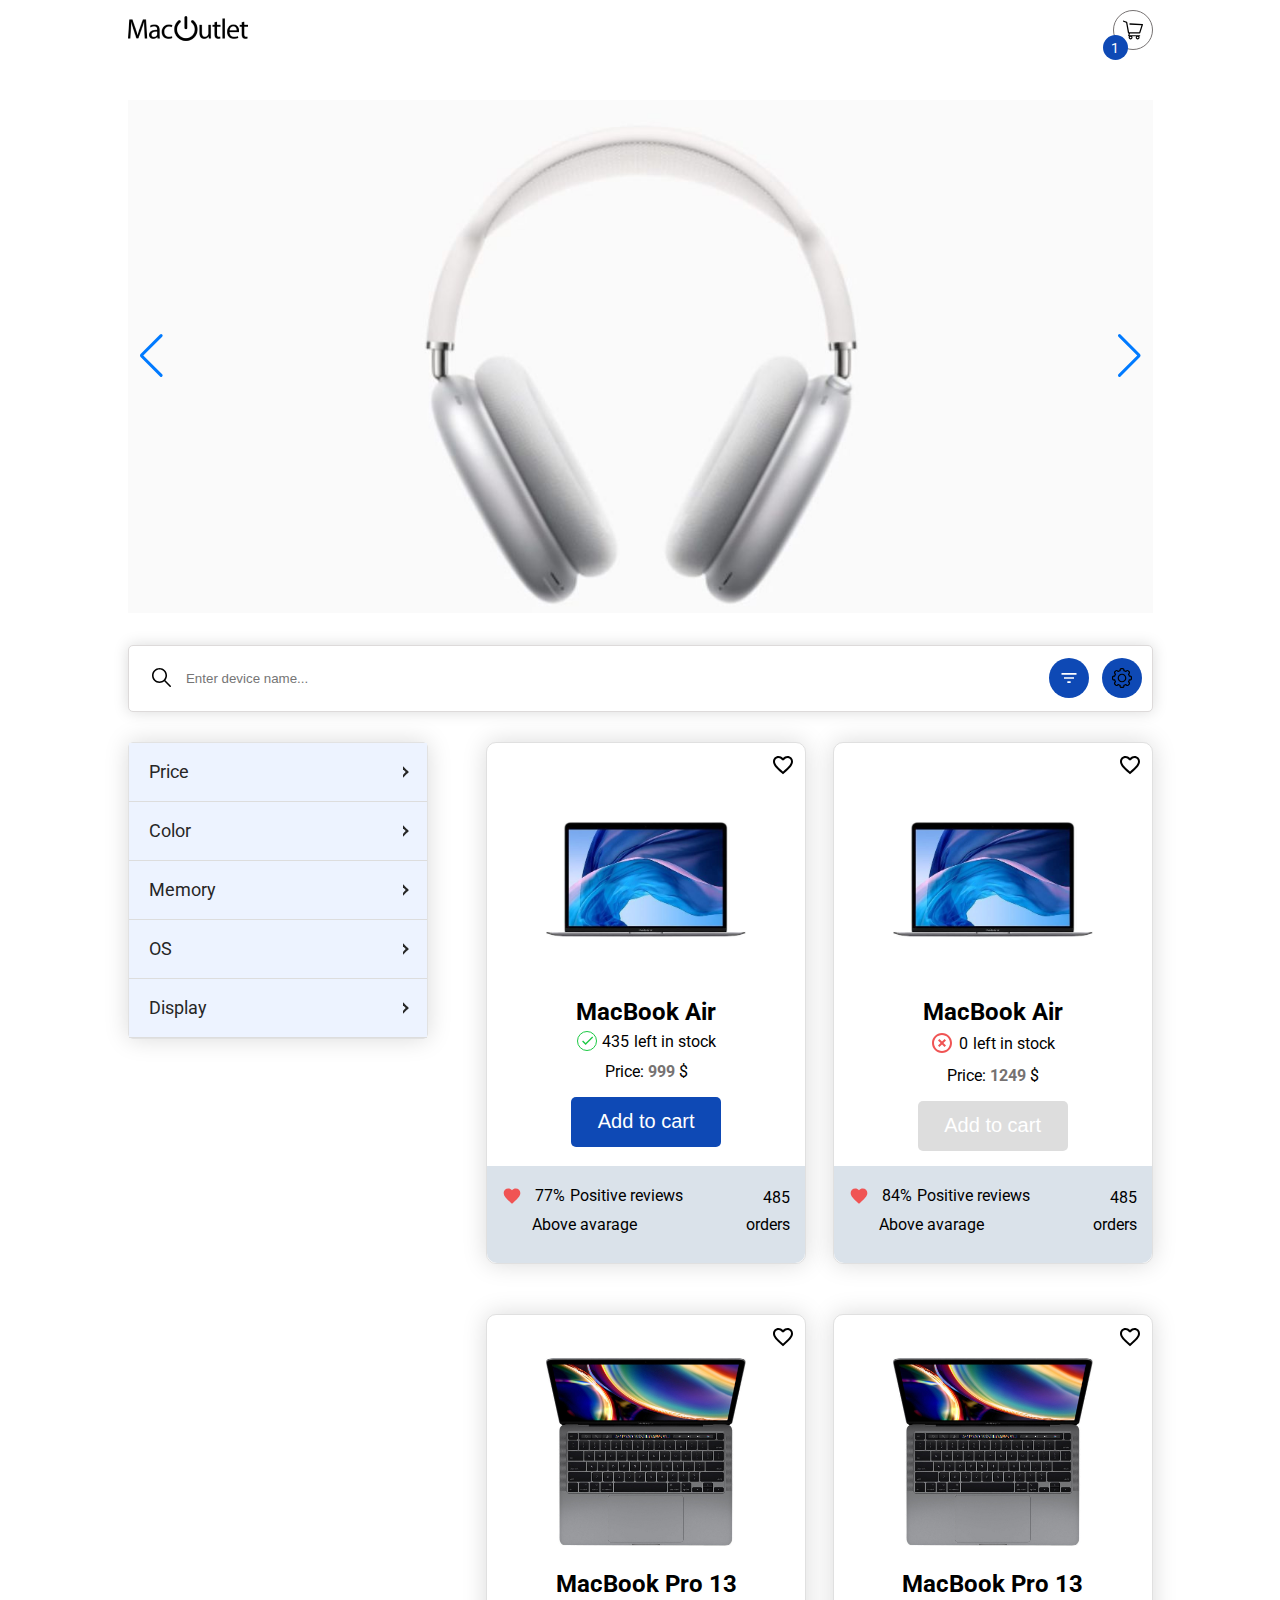
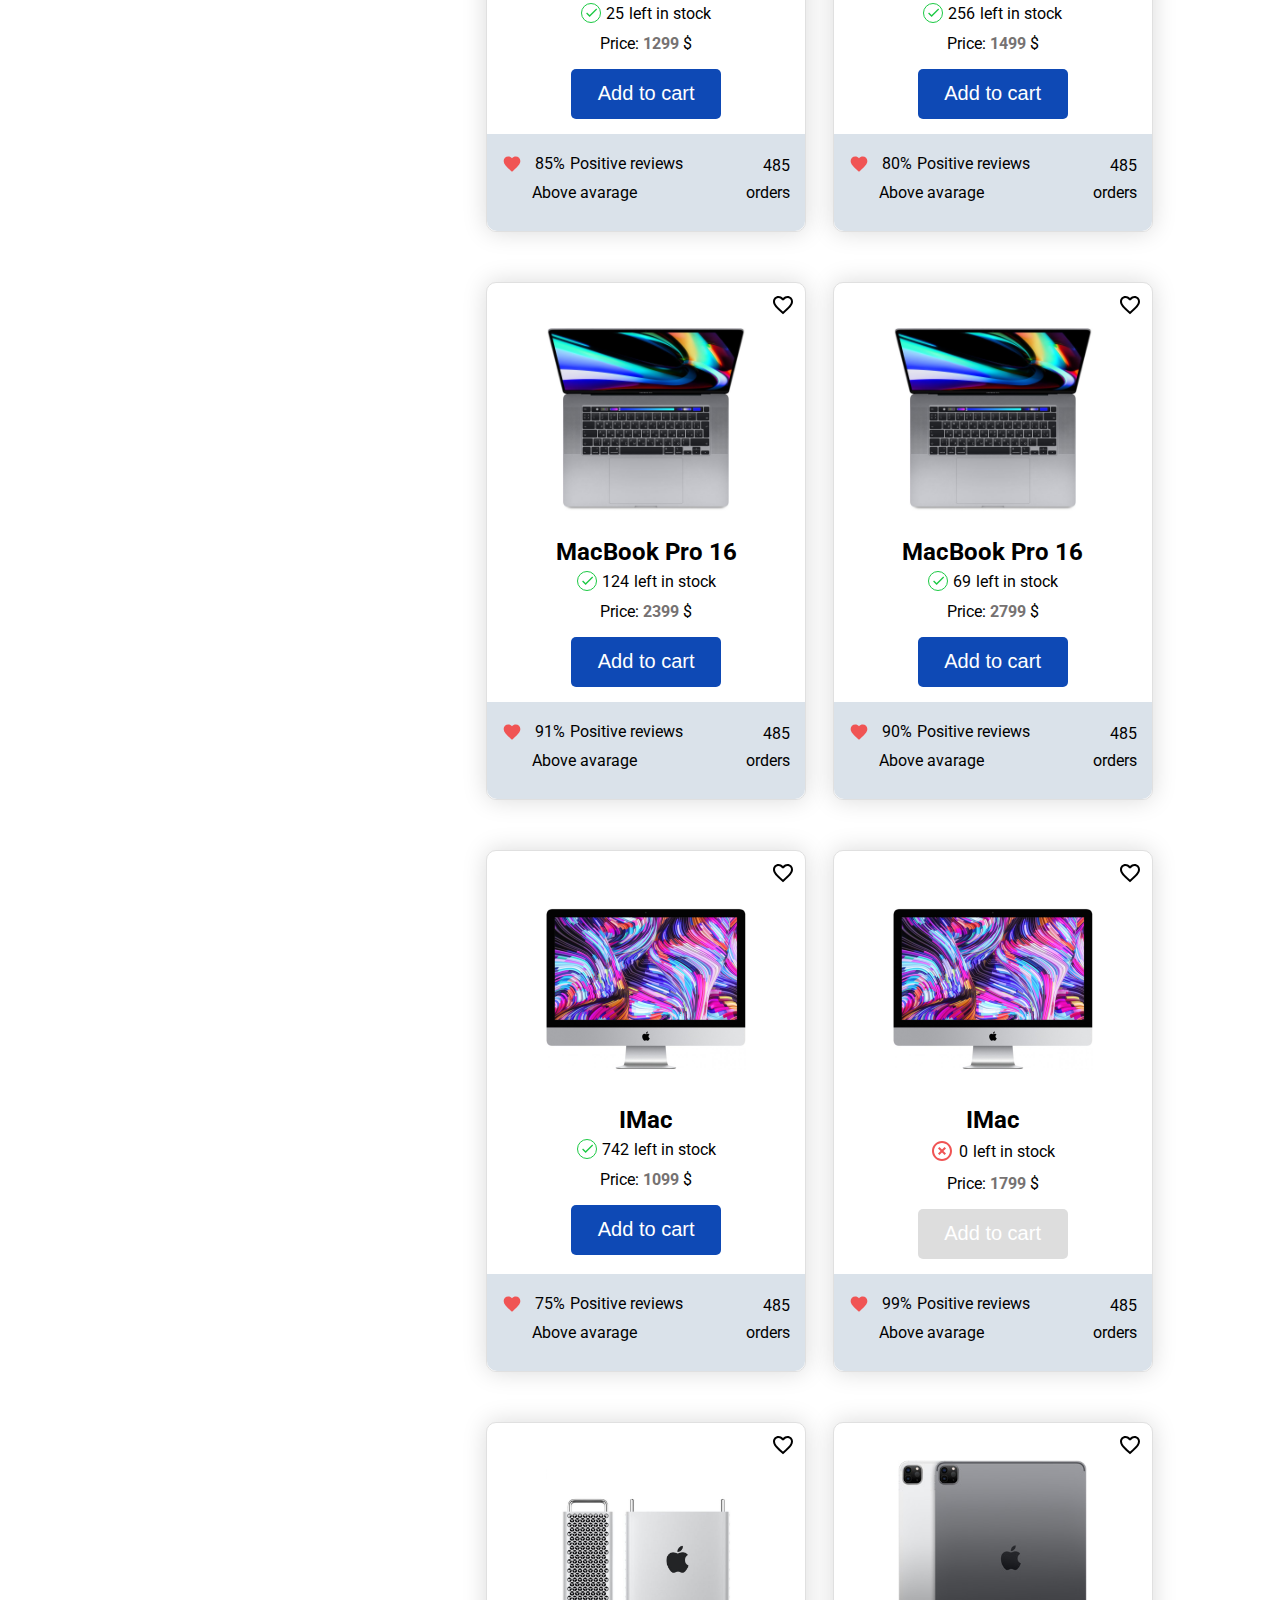
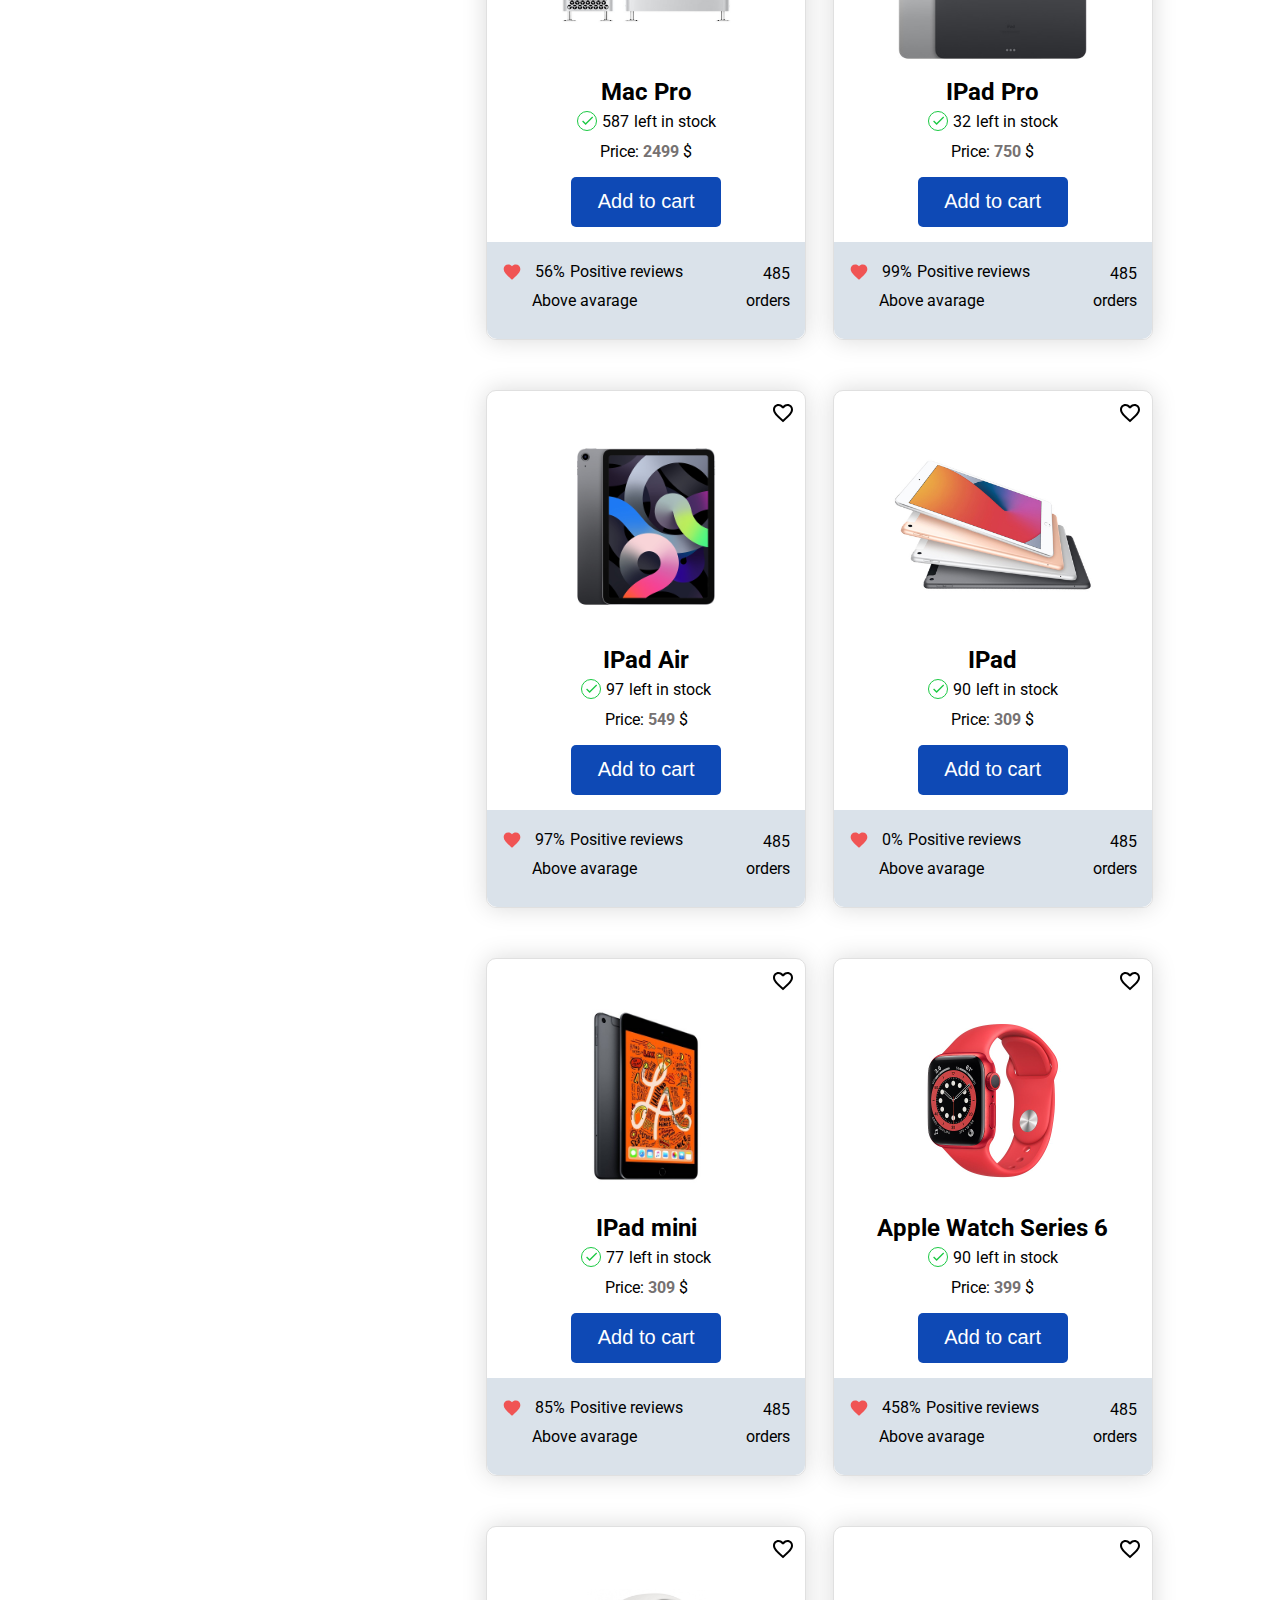
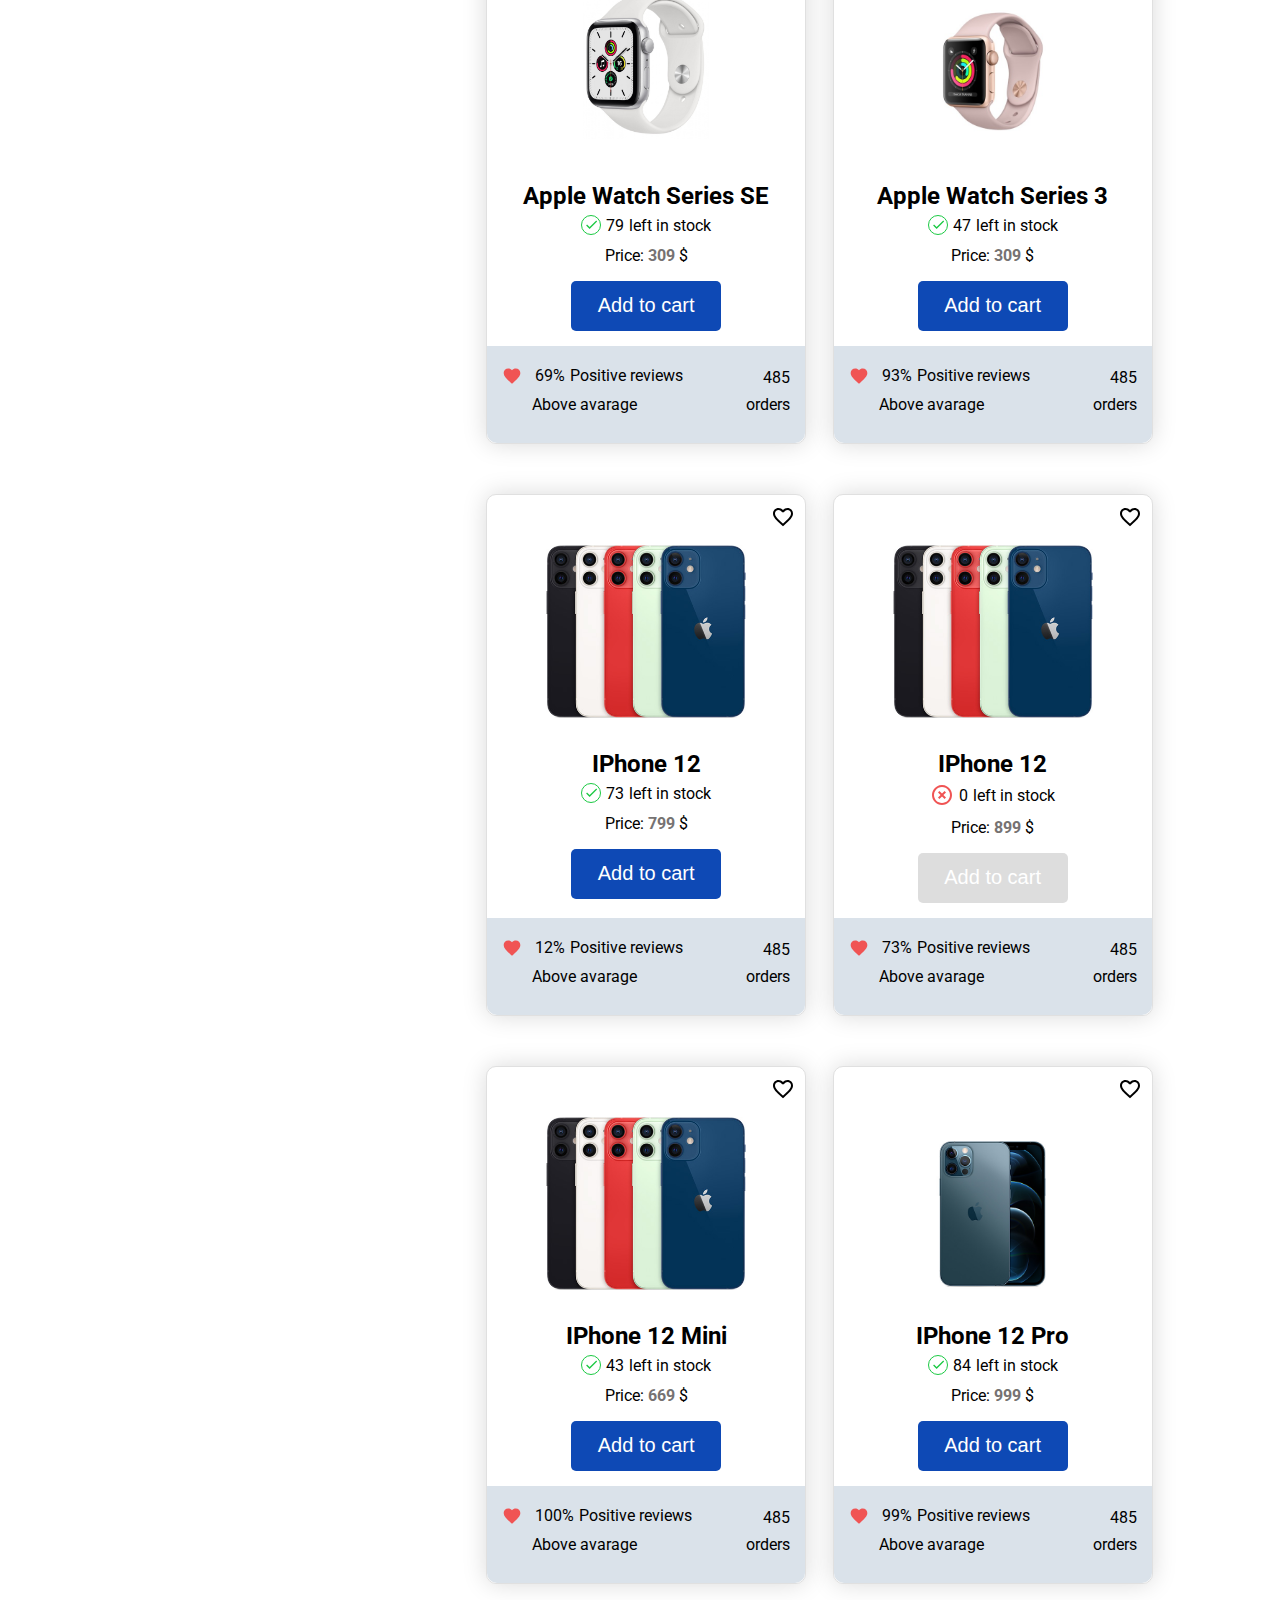
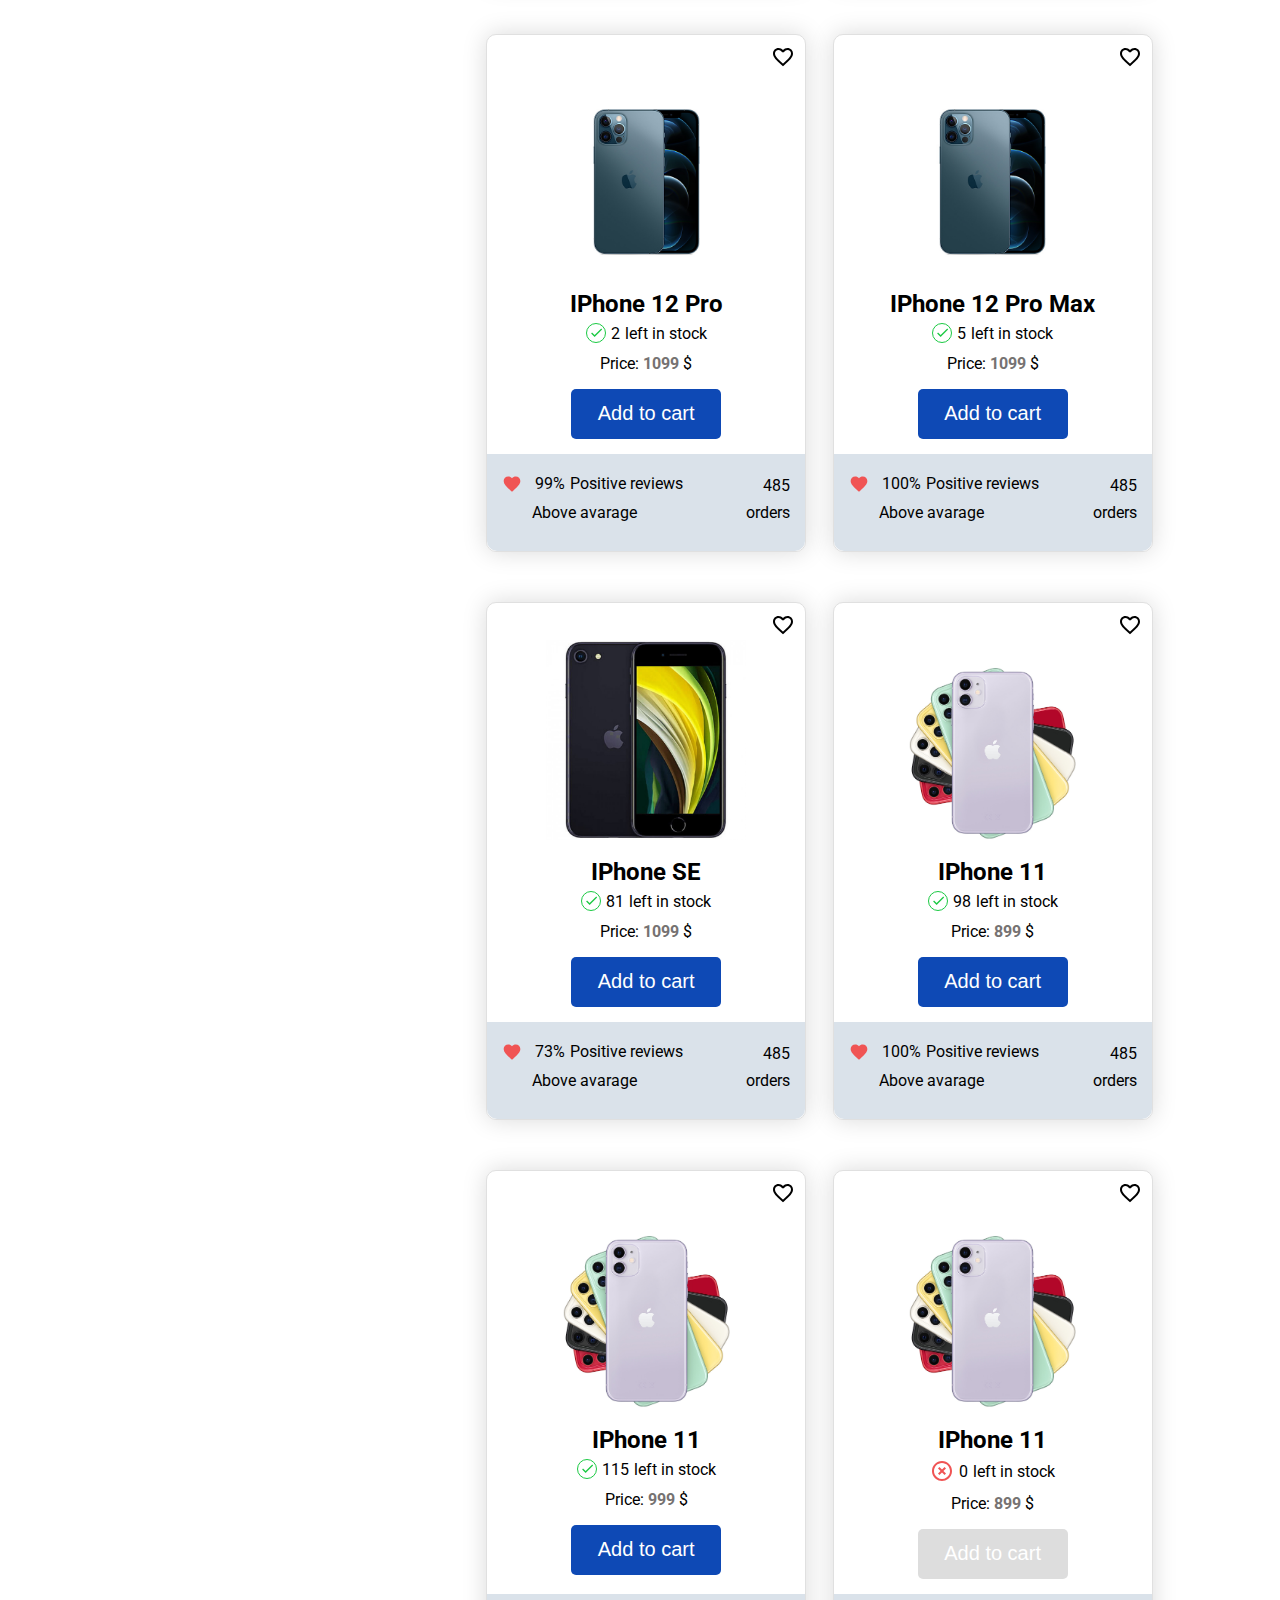
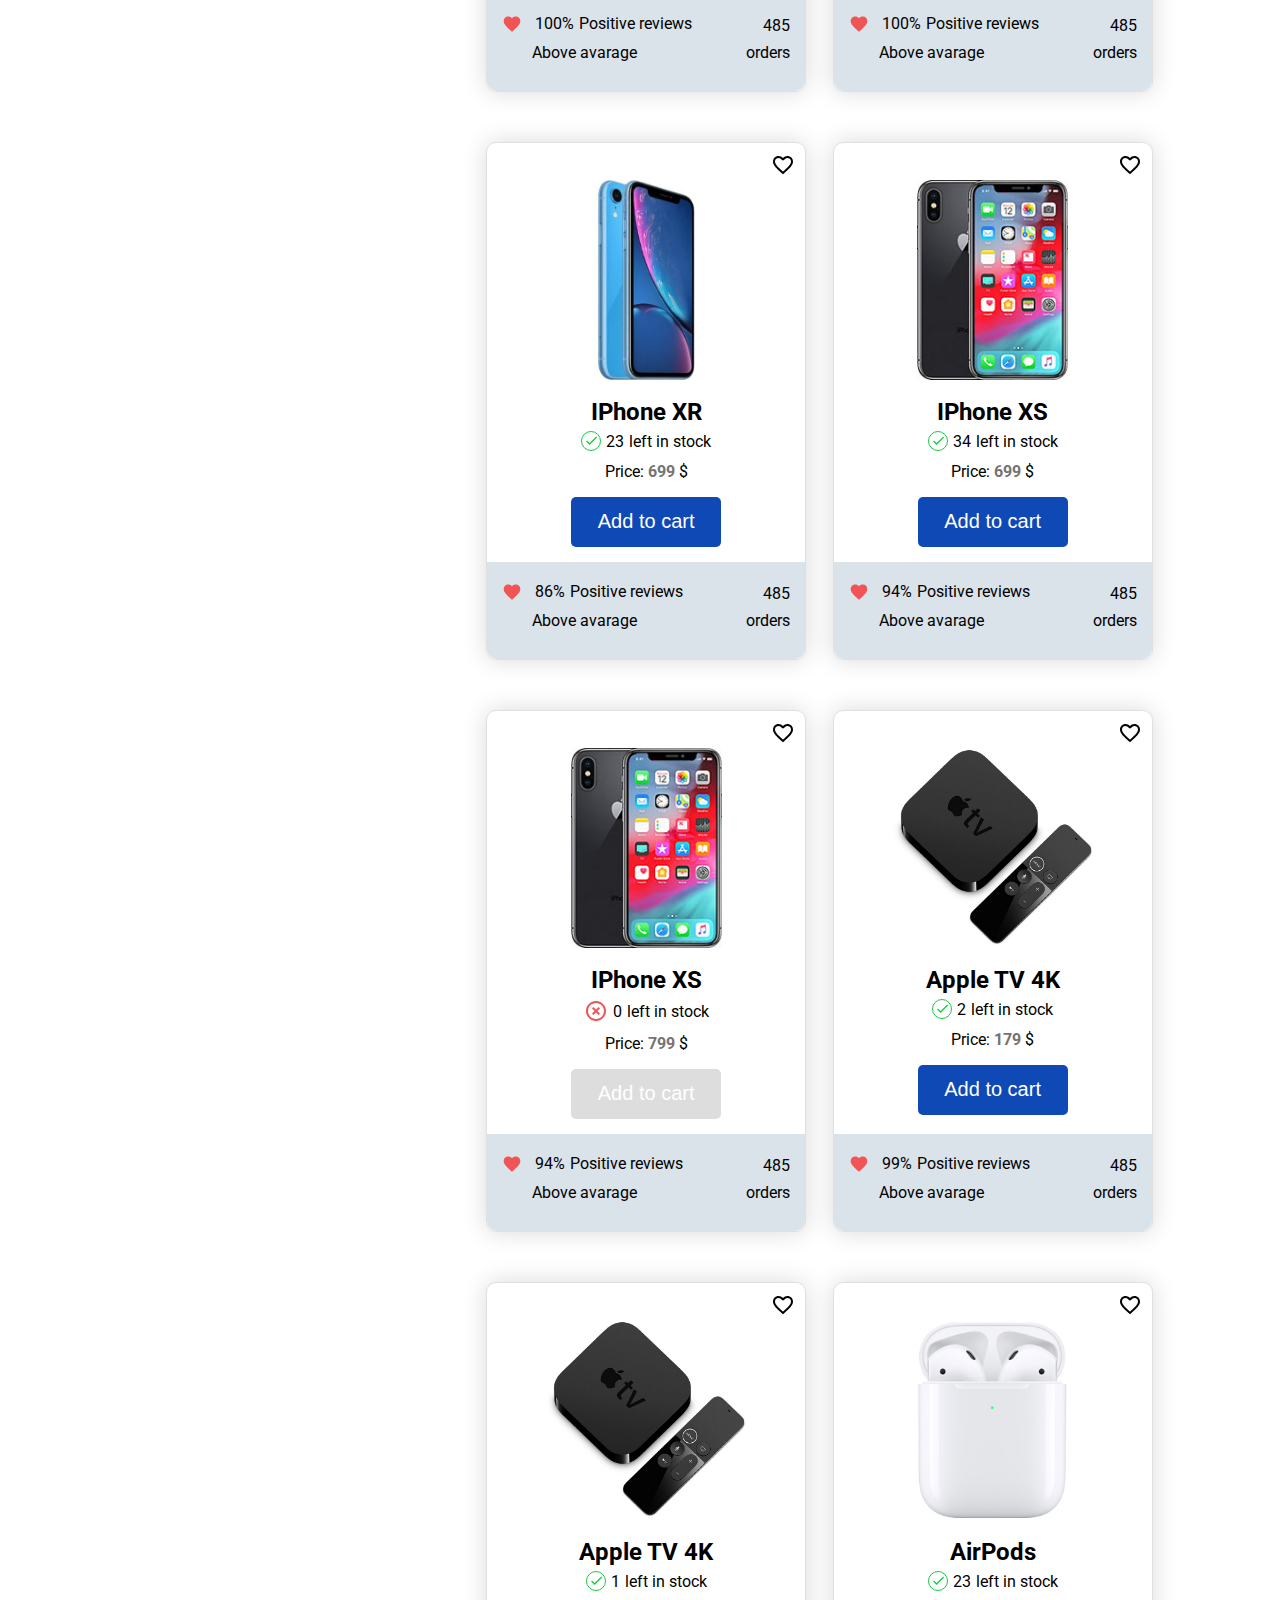
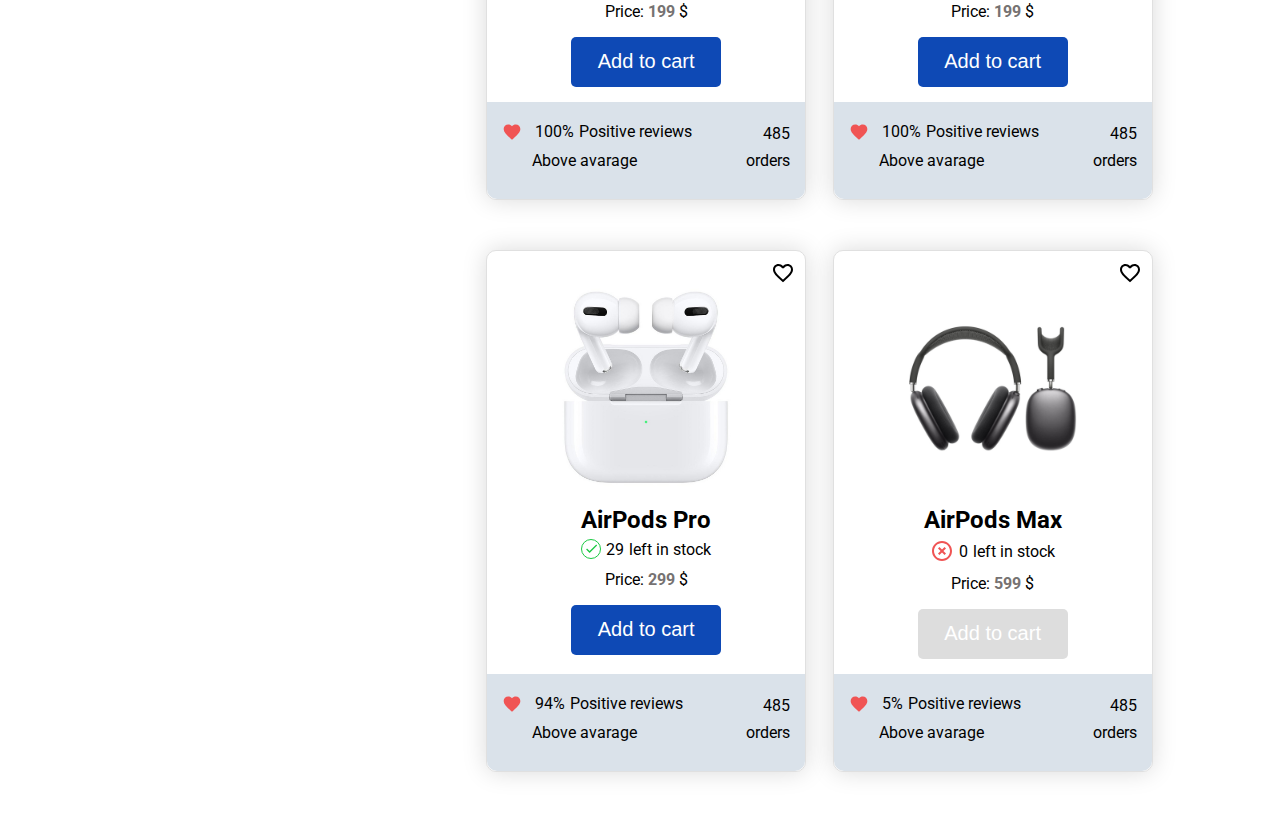
<file: hw10/index.html>
<!doctype html>
<html lang="en">

<head>
    <meta charset="UTF-8">
    <meta name="viewport"
        content="width=device-width, user-scalable=no, initial-scale=1.0, maximum-scale=1.0, minimum-scale=1.0">
    <meta http-equiv="X-UA-Compatible" content="ie=edge">
    <link rel="stylesheet" href="css/style.css">
    <link rel="preconnect" href="https://fonts.gstatic.com">
    <link href="https://fonts.googleapis.com/css2?family=Roboto:wght@400;700&display=swap" rel="stylesheet">
    <link rel="stylesheet" href="css/swiper-bundle.min.css">
    <title>MacOutlet</title>
</head>

<body>

    <div class="content">


        <header class="header">
            <div class="header__wrapper">

                <div class="header__logo">
                    <img src="img/icons/logo.png" alt="logo">
                </div>

                <div class="header__cart">
                    <div class="header__cart-btn">
                        <img src="img/icons/cart.svg" alt="cart">

                        <div class="cart__count">1</div>
                    </div>
 

                    <div class="header__cart-total">
                        <div class="total__title">Shopping Cart</div>
                        <div class="total__descr">Checkout is almost done!</div>

                        <div class="total__items">
                            
                        </div>
                        <div class="total__info-price">
                            <div class="total__amount">Total amount: <b>3 ptc.</b></div>
                            <div class="total__price">Total price: <b>1699$</b> </div>
                        </div>
                        <div class="total__buy">Buy</div>
                    </div>
                </div>
                <!-- <input type="text" placeholder="enter device name..." id="deviceInp">

            <select id="sortDevices">
                <option value="def">Default</option>
                <option value="asc">Ascending</option>
                <option value="desc">Descending</option>
            </select> -->
            </div>
        </header>


        <section class="main-slider">
            <div class="swiper-container">
                <div class="swiper-wrapper">
                    <div class="swiper-slide" style="background: url('img/banners/air_pods_max_banner.jpg');"></div>
                    <div class="swiper-slide" style="background: url('img/banners/airpods_pro_banner.png');"></div>
                    <div class="swiper-slide" style="background: url('img/banners/apple_tv_banner.png');"></div>
                    <div class="swiper-slide" style="background: url('img/banners/ipad_air_banner.jpg');"></div>
                    <div class="swiper-slide" style="background: url('img/banners/iphone_12_banner.jpg');"></div>
                    <div class="swiper-slide" style="background: url('img/banners/mac_book_banner.jpg');"></div>
                    <div class="swiper-slide" style="background: url('img/banners/watch_banner.jpg');"></div>
                </div>

                <div class="swiper-button-prev"></div>
                <div class="swiper-button-next"></div>
            </div>
        </section>


        <div class="main-search">
            <div class="main-search__left">
                <label for="main-search" class="main-label">
                    <div class="ico">
                        <img src="img/icons/search.svg" alt="search">
                    </div>
                    <input type="text" id="main-search" placeholder="Enter device name...">
                </label>
            </div>

            <div class="main-search__right">
                <div class="btn filter">
                    <img src="img/icons/filter.svg" alt="filter">
                </div>
                <div class="btn settings">
                    <img src="img/icons/settings.svg" alt="filter">
                </div>
            </div>
        </div>



        <main class="cards">
            <aside class="filter-container">
            </aside>

            <div class="items-card"></div>

        </main>

        <div class="modal-append"></div>








    </div>
    <script src="js/swiper-bundle.min.js"></script>
    <script src="js/items.js"></script>
    <script src="js/index.js"></script>
</body>

</html>
</file>
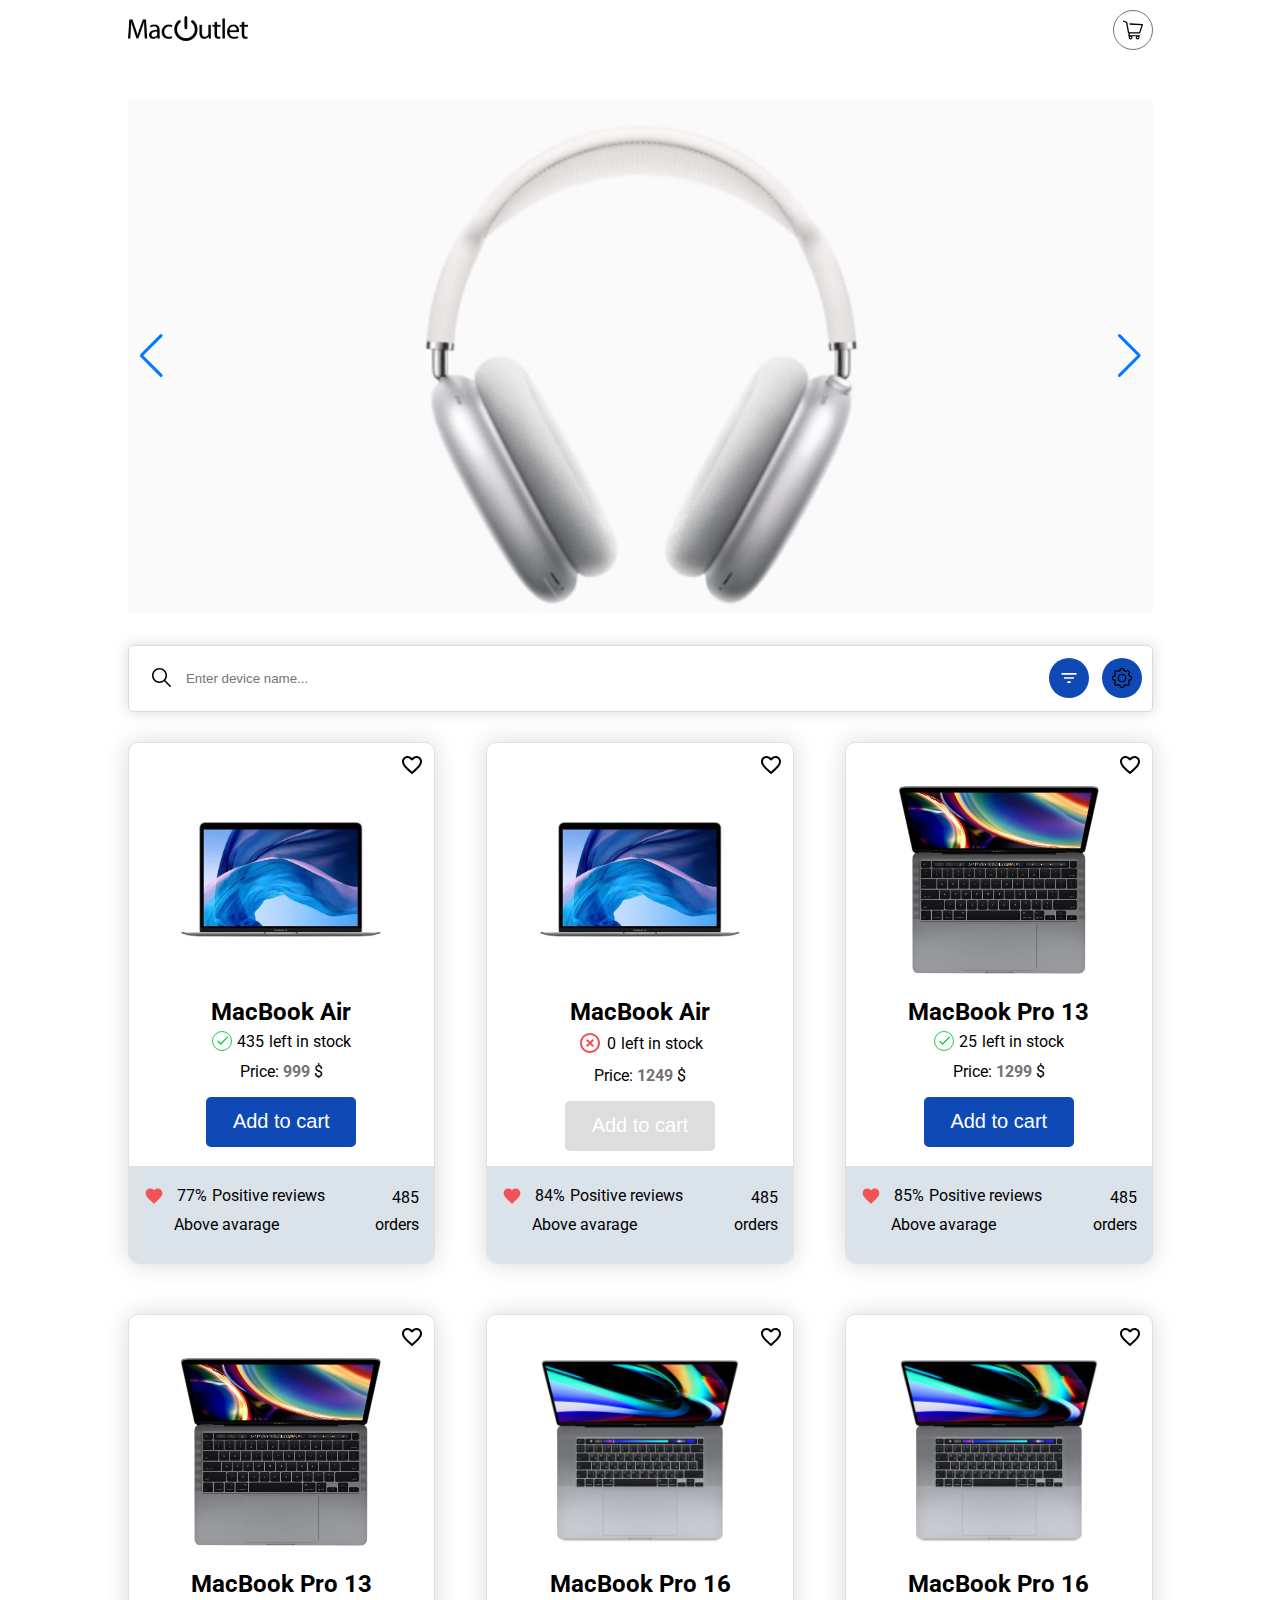
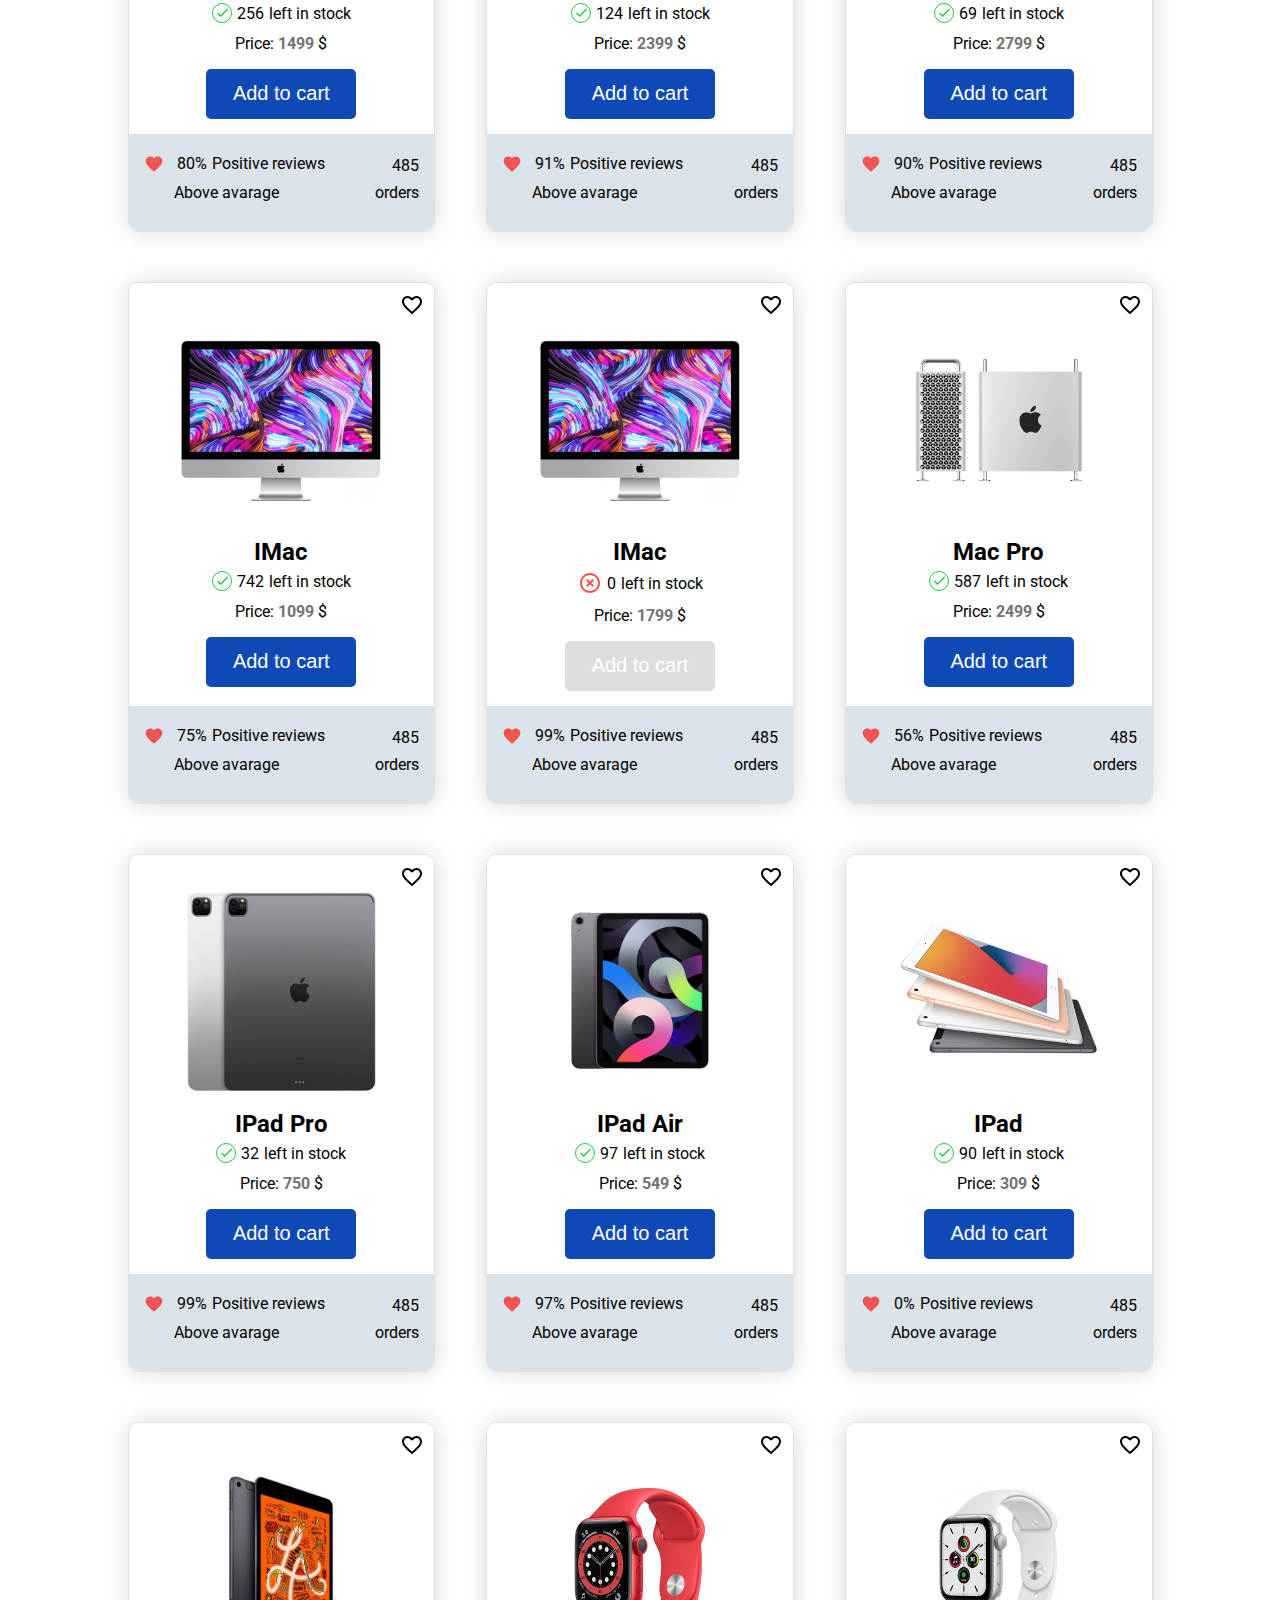
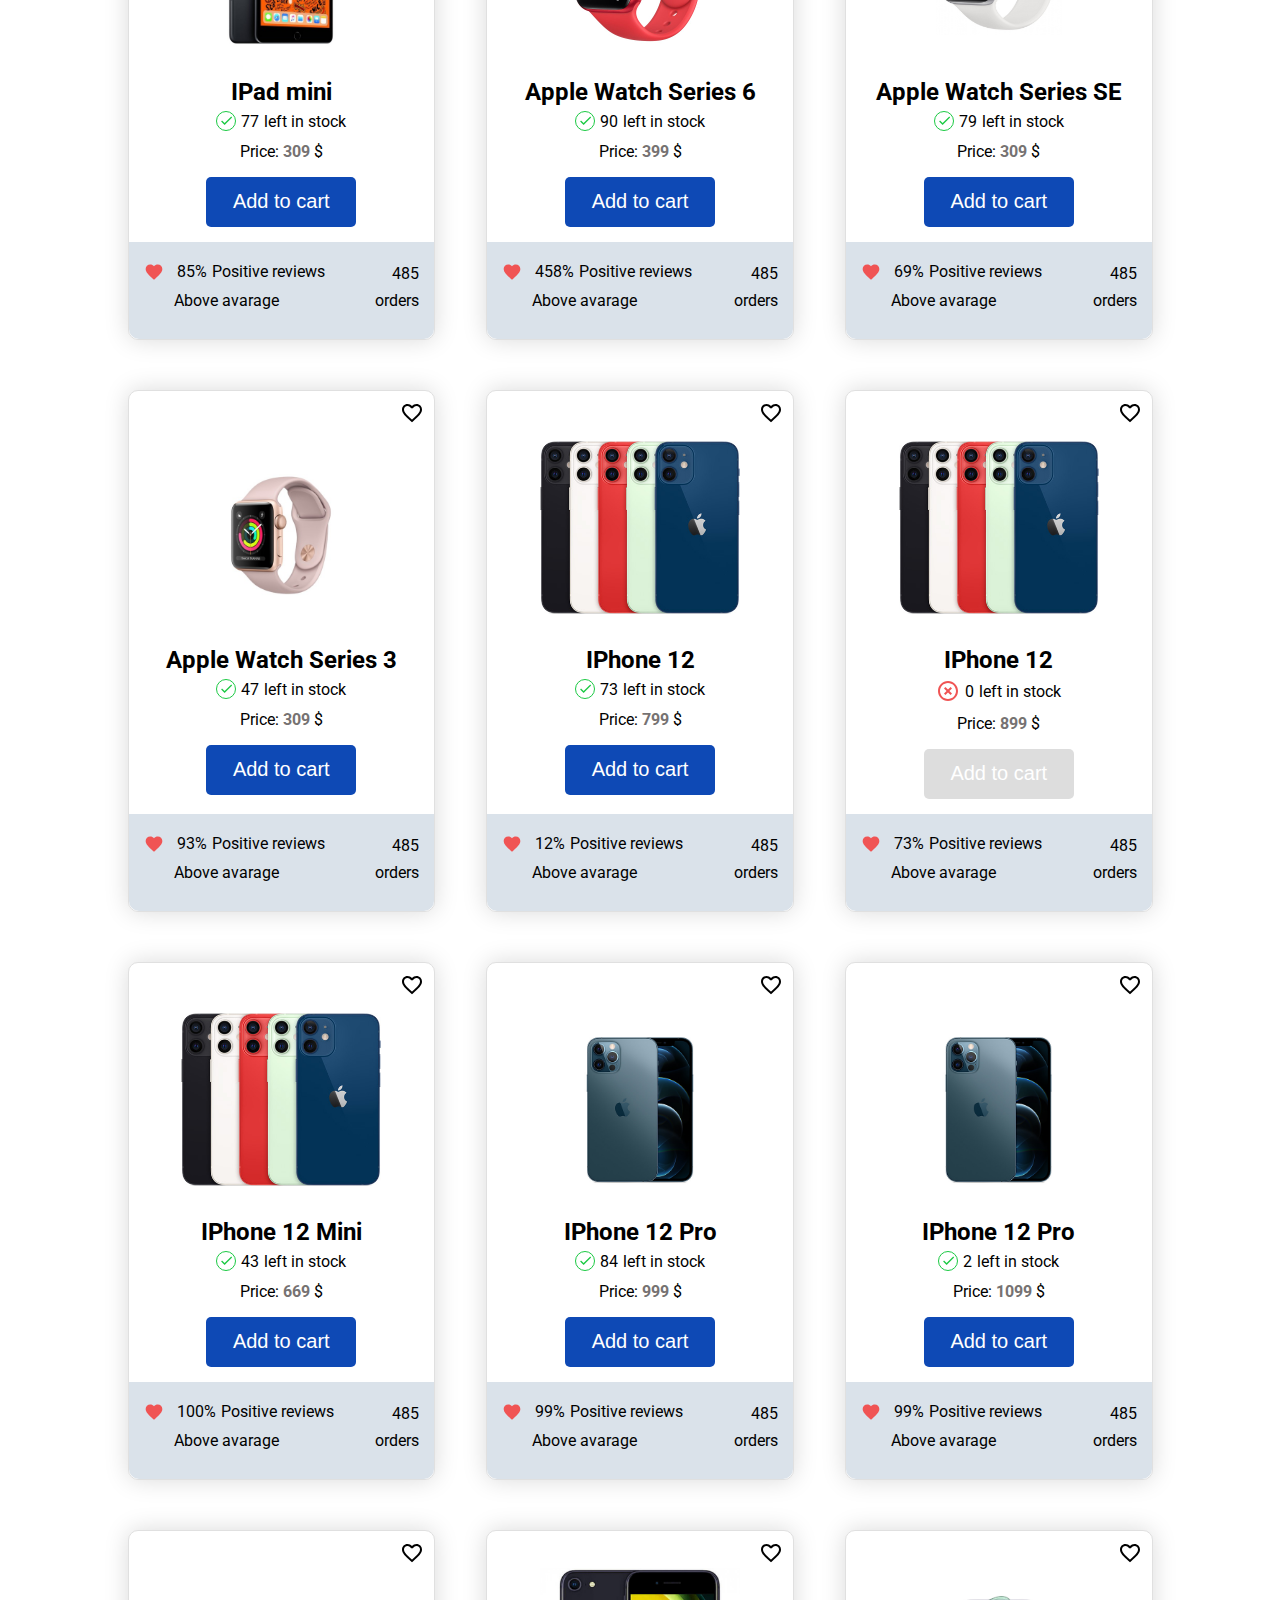
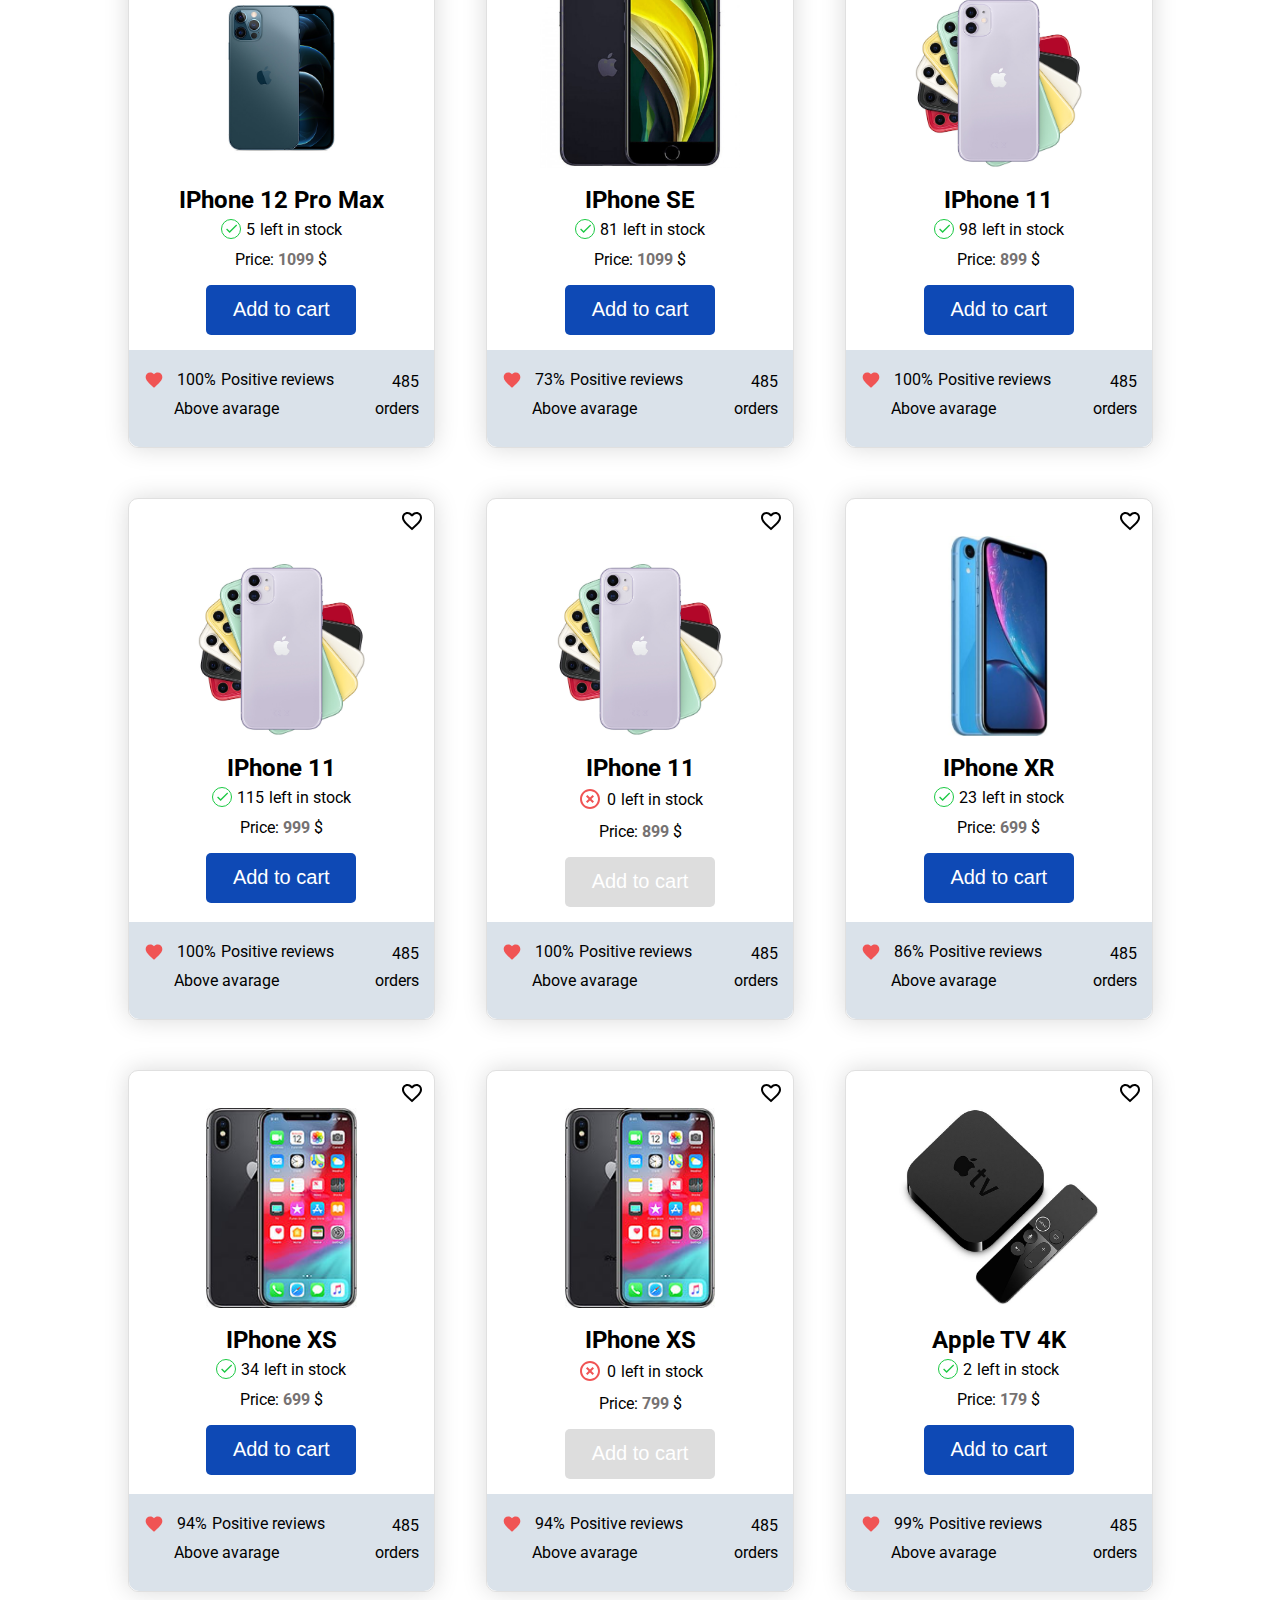
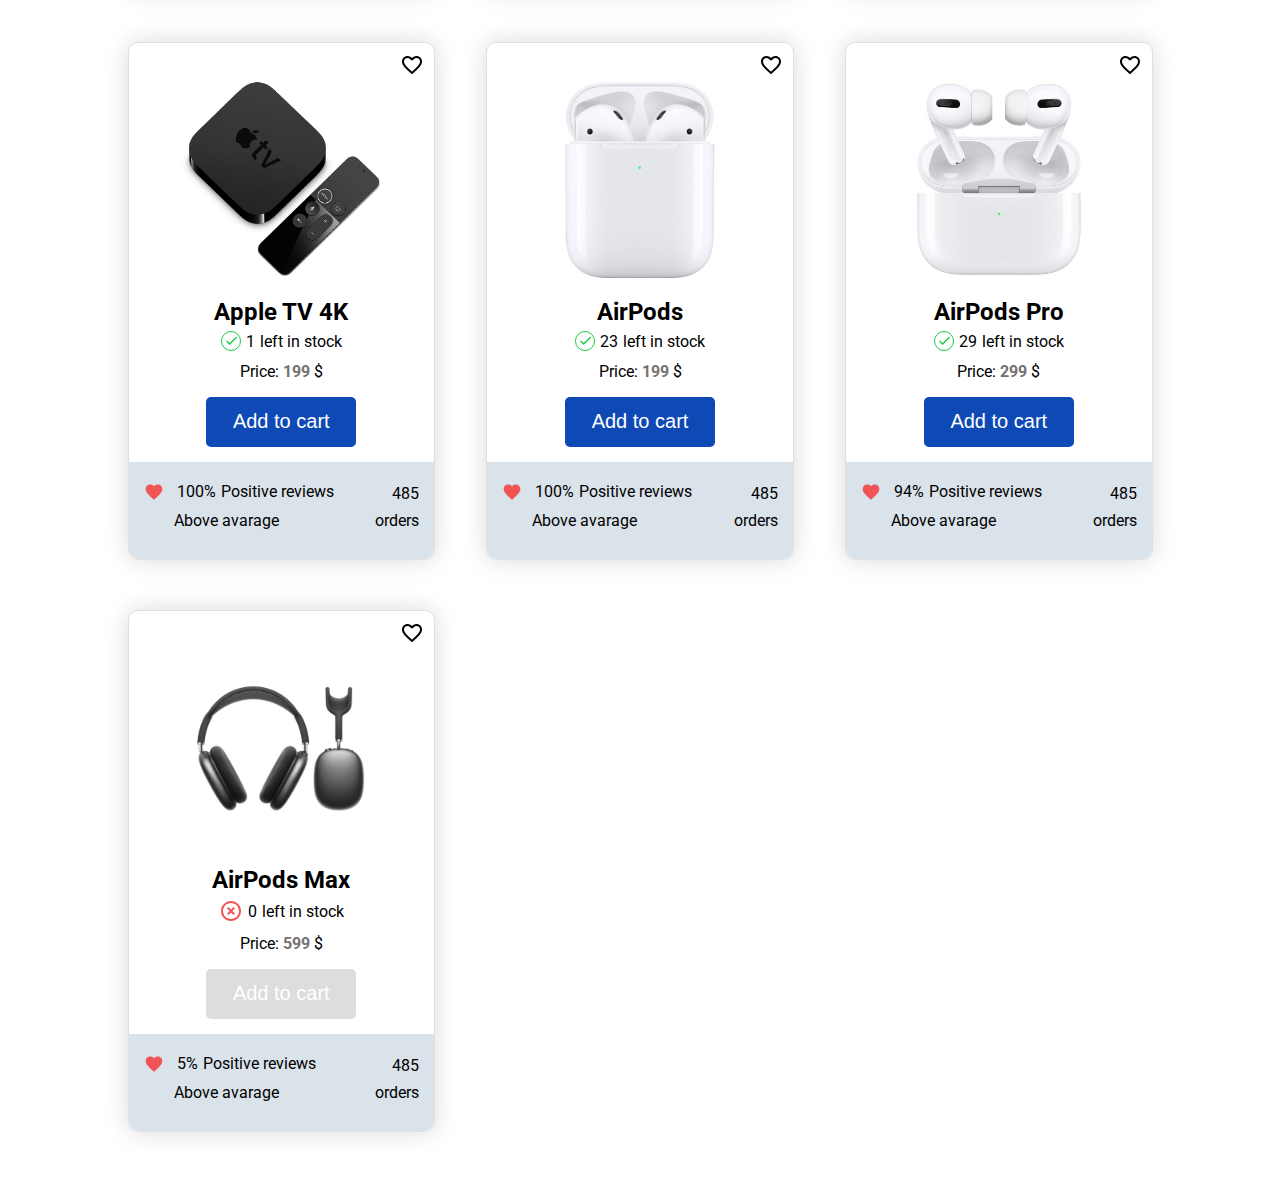
<file: hw8/index.html>
<!doctype html>
<html lang="en">

<head>
    <meta charset="UTF-8">
    <meta name="viewport"
        content="width=device-width, user-scalable=no, initial-scale=1.0, maximum-scale=1.0, minimum-scale=1.0">
    <meta http-equiv="X-UA-Compatible" content="ie=edge">
    <link rel="stylesheet" href="css/style.css">
    <link rel="preconnect" href="https://fonts.gstatic.com">
    <link href="https://fonts.googleapis.com/css2?family=Roboto:wght@400;700&display=swap" rel="stylesheet">
    <link rel="stylesheet" href="css/swiper-bundle.min.css">
    <title>MacOutlet</title>
</head>

<body>

    <div class="content">


        <header class="header">
            <div class="header__wrapper">

                <div class="header__logo">
                    <img src="img/icons/logo.png" alt="logo">
                </div>

                <div class="header__cart">
                    <img src="img/icons/cart.svg" alt="cart">
                </div>
                <!-- <input type="text" placeholder="enter device name..." id="deviceInp">

            <select id="sortDevices">
                <option value="def">Default</option>
                <option value="asc">Ascending</option>
                <option value="desc">Descending</option>
            </select> -->
            </div>
        </header>


        <section class="main-slider">
            <div class="swiper-container">
                <div class="swiper-wrapper">
                    <div class="swiper-slide" style="background: url('img/banners/air_pods_max_banner.jpg');"></div>
                    <div class="swiper-slide" style="background: url('img/banners/airpods_pro_banner.png');"></div>
                    <div class="swiper-slide" style="background: url('img/banners/apple_tv_banner.png');"></div>
                    <div class="swiper-slide" style="background: url('img/banners/ipad_air_banner.jpg');"></div>
                    <div class="swiper-slide" style="background: url('img/banners/iphone_12_banner.jpg');"></div>
                    <div class="swiper-slide" style="background: url('img/banners/mac_book_banner.jpg');"></div>
                    <div class="swiper-slide" style="background: url('img/banners/watch_banner.jpg');"></div>
                </div>
            
                <div class="swiper-button-prev"></div>
                <div class="swiper-button-next"></div>
            </div>
        </section>


        <div class="main-search">
            <div class="main-search__left">
                <label for="main-search" class="main-label">
                    <div class="ico">
                        <img src="img/icons/search.svg" alt="search">
                    </div>
                    <input type="text" id="main-search" placeholder="Enter device name...">
                </label>
            </div>

            <div class="main-search__right">
                <div class="btn filter">
                    <img src="img/icons/filter.svg" alt="filter">
                </div>
                <div class="btn settings">
                    <img src="img/icons/settings.svg" alt="filter">
                </div>
            </div>
        </div>

     

        <main class="cards">

        </main>
    </div>
    <script src="js/swiper-bundle.min.js"></script>
    <script src="js/items.js"></script>
    <script src="js/index.js"></script>
</body>

</html>
</file>
<file: hw10/css/style.css>
html {
  height: 100%;
}

*,
*::before,
*::after {
  -webkit-box-sizing: border-box;
          box-sizing: border-box;
  padding: 0;
  margin: 0;
}

body {
  display: -webkit-box;
  display: -ms-flexbox;
  display: flex;
  -webkit-box-orient: vertical;
  -webkit-box-direction: normal;
      -ms-flex-direction: column;
          flex-direction: column;
  min-height: 100%;
  min-width: 320px;
  line-height: 1;
  font-family: 'Roboto', sans-serif;
}

a {
  display: inline-block;
  text-decoration: none;
}

a:focus,
input:focus,
button:focus,
textarea:focus {
  outline: none;
}

span,
button,
b {
  display: inline-block;
}

b {
  font-weight: normal;
}

i {
  font-style: normal;
}

input,
button,
textarea {
  background: none;
  outline: none;
  border: none;
}

ul,
li {
  list-style: none;
}

.content {
  max-width: 1055px;
  width: 100%;
  margin: 0 auto;
  padding: 0 15px;
}

.header {
  padding-top: 10px;
  margin-bottom: 50px;
}

.header__wrapper {
  display: -webkit-box;
  display: -ms-flexbox;
  display: flex;
  -webkit-box-align: center;
      -ms-flex-align: center;
          align-items: center;
  -webkit-box-pack: justify;
      -ms-flex-pack: justify;
          justify-content: space-between;
}

.header__cart {
  position: relative;
}

.header__cart .header__cart-btn {
  display: -webkit-box;
  display: -ms-flexbox;
  display: flex;
  -webkit-box-align: center;
      -ms-flex-align: center;
          align-items: center;
  -webkit-box-pack: center;
      -ms-flex-pack: center;
          justify-content: center;
  background: #FFFFFF;
  border: 1px solid #767272;
  border-radius: 50%;
  width: 40px;
  height: 40px;
  cursor: pointer;
}

.header__cart .header__cart-btn img {
  height: 20px;
  width: 20px;
}

.header__cart .cart__count {
  display: -webkit-box;
  display: -ms-flexbox;
  display: flex;
  -webkit-box-align: center;
      -ms-flex-align: center;
          align-items: center;
  -webkit-box-pack: center;
      -ms-flex-pack: center;
          justify-content: center;
  position: absolute;
  background: #0E49B5;
  bottom: -10px;
  left: -10px;
  width: 25px;
  height: 25px;
  border-radius: 50%;
  font-size: 14px;
  color: #FFFFFF;
}

.header__cart .header__cart-total {
  position: absolute;
  right: 0;
  top: 60px;
  padding: 20px 0;
  width: 430px;
  z-index: 20;
  background-color: #fff;
  -webkit-filter: drop-shadow(0px 0px 25px rgba(0, 0, 0, 0.25));
          filter: drop-shadow(0px 0px 25px rgba(0, 0, 0, 0.25));
  border: 1px solid #E2E2E2;
  border-radius: 5px;
  display: none;
}

.header__cart .header__cart-total.open {
  display: block;
}

.header__cart .total__title {
  font-weight: bold;
  font-size: 24px;
  color: #000000;
  margin-bottom: 7px;
  text-align: center;
}

.header__cart .total__descr {
  font-size: 16px;
  color: #767272;
  text-align: center;
  margin-bottom: 35px;
}

.header__cart .total__item {
  display: -webkit-box;
  display: -ms-flexbox;
  display: flex;
  -webkit-box-align: center;
      -ms-flex-align: center;
          align-items: center;
  -webkit-box-pack: justify;
      -ms-flex-pack: justify;
          justify-content: space-between;
  position: relative;
  padding: 15px 25px;
}

.header__cart .total__item::before, .header__cart .total__item::after {
  content: '';
  position: absolute;
  left: 0;
  right: 0;
  height: 1px;
  width: 100%;
}

.header__cart .total__item::before {
  border-top: 0.5px solid #C4C4C4;
  top: 0;
}

.header__cart .total__item::after {
  border-bottom: 0.5px solid #C4C4C4;
  bottom: 0;
}

.header__cart .total__item .item__left {
  display: -webkit-box;
  display: -ms-flexbox;
  display: flex;
}

.header__cart .total__item .item__left .item__img {
  width: 100px;
  height: 100px;
}

.header__cart .total__item .item__left .item__img img {
  height: 100%;
  width: 100%;
  -o-object-fit: contain;
     object-fit: contain;
}

.header__cart .total__item .item__left .item__name {
  font-size: 12px;
  color: #000000;
  margin-bottom: 10px;
}

.header__cart .total__item .item__left .item__price {
  display: -webkit-inline-box;
  display: -ms-inline-flexbox;
  display: inline-flex;
  padding: 3px 10px;
  background: #EAF6FF;
  border-radius: 3px;
  font-size: 12px;
  color: #4191FF;
}

.header__cart .total__item .item__right {
  display: -webkit-box;
  display: -ms-flexbox;
  display: flex;
}

.header__cart .total__item .item__right .btn {
  display: -webkit-box;
  display: -ms-flexbox;
  display: flex;
  -webkit-box-align: center;
      -ms-flex-align: center;
          align-items: center;
  -webkit-box-pack: center;
      -ms-flex-pack: center;
          justify-content: center;
  height: 20px;
  width: 20px;
  background: #3C44B1;
  border-radius: 2px;
  font-size: 16px;
  color: #fff;
  cursor: pointer;
}

.header__cart .total__item .item__right .item__count {
  margin: 0 12px;
}

.header__cart .total__item .item__btn-count {
  display: -webkit-box;
  display: -ms-flexbox;
  display: flex;
  -webkit-box-align: center;
      -ms-flex-align: center;
          align-items: center;
}

.header__cart .total__item .item__btn-close {
  width: 20px;
  height: 20px;
  display: -webkit-box;
  display: -ms-flexbox;
  display: flex;
  -webkit-box-align: center;
      -ms-flex-align: center;
          align-items: center;
  -webkit-box-pack: center;
      -ms-flex-pack: center;
          justify-content: center;
  font-size: 16px;
  background-color: pink;
  color: red;
  border-radius: 2px;
  margin-left: 25px;
  cursor: pointer;
}

.header__cart .total__info-price {
  display: -webkit-box;
  display: -ms-flexbox;
  display: flex;
  -webkit-box-align: center;
      -ms-flex-align: center;
          align-items: center;
  -webkit-box-pack: justify;
      -ms-flex-pack: justify;
          justify-content: space-between;
  padding: 20px 40px;
  background: #EAF6FF;
  margin-bottom: 20px;
}

.header__cart .total__buy {
  display: -webkit-box;
  display: -ms-flexbox;
  display: flex;
  -webkit-box-align: center;
      -ms-flex-align: center;
          align-items: center;
  -webkit-box-pack: center;
      -ms-flex-pack: center;
          justify-content: center;
  margin: 0 auto;
  max-width: 250px;
  width: 100%;
  height: 48px;
  background: #3C44B1;
  border-radius: 10px;
  font-size: 22px;
  color: #FFFFFF;
  cursor: pointer;
}

.main-slider {
  margin-bottom: 32px;
}

.main-slider .swiper-slide {
  padding-bottom: 50%;
  background-size: contain !important;
  background-repeat: no-repeat !important;
  background-position: center !important;
}

.main-search {
  background: #FFFFFF;
  border: 1px solid #DDDADA;
  -webkit-box-shadow: 0px 0px 15px rgba(0, 0, 0, 0.15);
          box-shadow: 0px 0px 15px rgba(0, 0, 0, 0.15);
  border-radius: 5px;
  display: -webkit-box;
  display: -ms-flexbox;
  display: flex;
  -webkit-box-align: center;
      -ms-flex-align: center;
          align-items: center;
  -webkit-box-pack: justify;
      -ms-flex-pack: justify;
          justify-content: space-between;
  padding: 10px 10px 10px 23px;
  margin-bottom: 30px;
}

.main-search__left {
  width: 80%;
}

.main-search__left .main-label {
  display: -webkit-box;
  display: -ms-flexbox;
  display: flex;
  -webkit-box-align: center;
      -ms-flex-align: center;
          align-items: center;
}

.main-search__left .ico {
  height: 20px;
  width: 20px;
}

.main-search__left input {
  width: 100%;
  padding: 15px;
}

.main-search__right {
  display: -webkit-box;
  display: -ms-flexbox;
  display: flex;
  -webkit-box-align: center;
      -ms-flex-align: center;
          align-items: center;
}

.main-search__right .btn {
  display: -webkit-box;
  display: -ms-flexbox;
  display: flex;
  -webkit-box-align: center;
      -ms-flex-align: center;
          align-items: center;
  -webkit-box-pack: center;
      -ms-flex-pack: center;
          justify-content: center;
  width: 40px;
  height: 40px;
  background: #0E49B5;
  border-radius: 50%;
  cursor: pointer;
}

.main-search__right .btn:hover {
  background: #0e4ab6;
}

.main-search__right .btn img {
  width: 20px;
  height: 20px;
}

.main-search__right .filter {
  margin-right: 13px;
}

.filter-container {
  height: -webkit-fit-content;
  height: -moz-fit-content;
  height: fit-content;
  width: 300px;
  border: 1px solid #e2e2e2;
  -webkit-box-shadow: 0px 0px 25px rgba(0, 0, 0, 0.15);
          box-shadow: 0px 0px 25px rgba(0, 0, 0, 0.15);
  border-radius: 5px;
}

.filter-item {
  width: 100%;
  height: auto;
}

.arrow {
  width: 8px;
  height: 8px;
  border: 2px solid;
  -webkit-transform: rotate(45deg);
          transform: rotate(45deg);
  border-left-color: transparent;
  border-bottom-color: transparent;
}

.filter-item_title {
  width: 100%;
  color: #262626;
  background: #EDF3FF;
  padding: 20px 20px;
  font-size: 18px;
  display: -webkit-box;
  display: -ms-flexbox;
  display: flex;
  -webkit-box-pack: justify;
      -ms-flex-pack: justify;
          justify-content: space-between;
  -webkit-box-align: center;
      -ms-flex-align: center;
          align-items: center;
  border-bottom: 0.5px solid #DDDDDD;
  cursor: pointer;
}

.filter-item_title--active {
  background: white;
  color: #262626;
}

.filter-item_title--active .arrow {
  -webkit-transform: rotate(135deg);
          transform: rotate(135deg);
  margin: 0 0 5px;
}

.filter-item_content {
  display: -webkit-box;
  display: -ms-flexbox;
  display: flex;
  -ms-flex-wrap: wrap;
      flex-wrap: wrap;
  width: 100%;
  color: #262626;
  font-size: 18px;
  padding: 10px 10px;
  display: none;
  border-bottom: 0.5px solid #DDDDDD;
}

.filter-item_content .body-check {
  width: 50%;
  margin-bottom: 15px;
}

.filter-item_content .check-filter input {
  background-color: #eee;
}

.filter-item_content .custom-label {
  margin-left: 15px;
}

.filter-item_content .unit-label {
  margin-left: 5px;
}

.filter-from__wrapp {
  display: -webkit-box;
  display: -ms-flexbox;
  display: flex;
  -webkit-box-align: center;
      -ms-flex-align: center;
          align-items: center;
  -webkit-box-pack: justify;
      -ms-flex-pack: justify;
          justify-content: space-between;
  width: 100%;
  margin-bottom: 15px;
}

.filter-from__wrapp .label {
  font-size: 14px;
  color: #000000;
}

.filter-from__wrapp .filter-input {
  background: #FFFFFF;
  border: 1px solid #E2E2E2;
  border-radius: 5px;
  max-width: 190px;
  width: 100%;
  padding: 7px 0;
  text-align: center;
  color: #000;
}

.filter-item_content--active {
  display: -webkit-box;
  display: -ms-flexbox;
  display: flex;
}

.cards {
  display: -webkit-box;
  display: -ms-flexbox;
  display: flex;
  -webkit-box-pack: justify;
      -ms-flex-pack: justify;
          justify-content: space-between;
}

.items-card {
  display: -webkit-box;
  display: -ms-flexbox;
  display: flex;
  -ms-flex-wrap: wrap;
      flex-wrap: wrap;
  -webkit-box-pack: justify;
      -ms-flex-pack: justify;
          justify-content: space-between;
  width: 65%;
}

.card {
  display: -webkit-box;
  display: -ms-flexbox;
  display: flex;
  -webkit-box-orient: vertical;
  -webkit-box-direction: normal;
      -ms-flex-direction: column;
          flex-direction: column;
  -webkit-box-pack: justify;
      -ms-flex-pack: justify;
          justify-content: space-between;
  background: #FFFFFF;
  border: 1px solid #E0E0E0;
  -webkit-box-shadow: 0px 0px 25px rgba(0, 0, 0, 0.15);
          box-shadow: 0px 0px 25px rgba(0, 0, 0, 0.15);
  border-radius: 10px;
  width: 48%;
  margin-bottom: 50px;
  cursor: pointer;
}

.card__wrapp {
  display: -webkit-box;
  display: -ms-flexbox;
  display: flex;
  -webkit-box-orient: vertical;
  -webkit-box-direction: normal;
      -ms-flex-direction: column;
          flex-direction: column;
  -webkit-box-align: center;
      -ms-flex-align: center;
          align-items: center;
  width: 100%;
  padding: 10px 10px 0 10px;
  margin-bottom: 15px;
}

.card__favorite {
  -ms-flex-item-align: end;
      align-self: flex-end;
  cursor: pointer;
}

.card__img {
  height: 200px;
  width: 200px;
  margin-bottom: 20px;
}

.card__img img {
  height: 100%;
  width: 100%;
  -o-object-fit: contain;
     object-fit: contain;
}

.card__name {
  font-weight: bold;
  font-size: 24px;
  color: #000000;
  margin-bottom: 7px;
}

.card__stock {
  display: -webkit-box;
  display: -ms-flexbox;
  display: flex;
  -webkit-box-align: center;
      -ms-flex-align: center;
          align-items: center;
  margin-bottom: 10px;
}

.card__stock .ico {
  margin-right: 5px;
}

.card__stock .count {
  margin-right: 5px;
}

.card__price {
  margin-bottom: 17px;
}

.card__price span {
  color: #767272;
  font-weight: 700;
}

.card__btn {
  display: -webkit-box;
  display: -ms-flexbox;
  display: flex;
  -webkit-box-align: center;
      -ms-flex-align: center;
          align-items: center;
  -webkit-box-pack: center;
      -ms-flex-pack: center;
          justify-content: center;
  width: 150px;
  height: 50px;
  background: #0E49B5;
  border-radius: 5px;
  font-size: 20px;
  color: #FFFFFF;
  cursor: pointer;
}

.card__btn.disabled {
  pointer-events: none;
  background-color: #fff;
  background: #DDDDDD;
}

.card__bottom {
  width: 100%;
  padding: 20px 15px 30px 15px;
  background: #DAE2EA;
  border-radius: 0px 0px 10px 10px;
}

.card__bottom .card__reviews {
  display: -webkit-box;
  display: -ms-flexbox;
  display: flex;
  -webkit-box-align: center;
      -ms-flex-align: center;
          align-items: center;
  -webkit-box-pack: justify;
      -ms-flex-pack: justify;
          justify-content: space-between;
  margin-bottom: 6px;
}

.card__bottom .reviews {
  display: -webkit-box;
  display: -ms-flexbox;
  display: flex;
  -webkit-box-align: center;
      -ms-flex-align: center;
          align-items: center;
  margin-bottom: 5px;
}

.card__bottom .reviews .ico {
  display: -webkit-box;
  display: -ms-flexbox;
  display: flex;
  margin-right: 13px;
}

.card__bottom .reviews .percent {
  margin-right: 5px;
}

.card__bottom .card__above {
  display: -webkit-box;
  display: -ms-flexbox;
  display: flex;
  -webkit-box-align: center;
      -ms-flex-align: center;
          align-items: center;
  -webkit-box-pack: justify;
      -ms-flex-pack: justify;
          justify-content: space-between;
}

.card__bottom .card__above .avarage {
  padding-left: 30px;
}

.card-modal {
  position: fixed;
  top: 0;
  right: 0;
  bottom: 0;
  left: 0;
  z-index: 10;
  display: -webkit-box;
  display: -ms-flexbox;
  display: flex;
  -webkit-box-align: center;
      -ms-flex-align: center;
          align-items: center;
  -webkit-box-pack: center;
      -ms-flex-pack: center;
          justify-content: center;
  background-color: rgba(0, 0, 0, 0.8);
  padding: 0 10px;
}

.card-modal .card-modal__wrapper {
  display: -webkit-box;
  display: -ms-flexbox;
  display: flex;
  -webkit-box-pack: justify;
      -ms-flex-pack: justify;
          justify-content: space-between;
  -webkit-box-align: center;
      -ms-flex-align: center;
          align-items: center;
  max-width: 1025px;
  width: 100%;
  background-color: #fff;
}

.card-modal .card-modal__wrapper .modal__img {
  width: 322px;
  height: 194px;
  min-width: 100px;
}

.card-modal .card-modal__wrapper .modal__img img {
  height: 100%;
  width: 100%;
  -o-object-fit: contain;
     object-fit: contain;
}

.card-modal .card-modal__wrapper .modal__info {
  padding: 35px 74px 90px;
  position: relative;
}

.card-modal .card-modal__wrapper .modal__info::before, .card-modal .card-modal__wrapper .modal__info::after {
  content: '';
  position: absolute;
  top: 0;
  bottom: 0;
  height: 100%;
  width: 1px;
  background-color: #E2E2E2;
}

.card-modal .card-modal__wrapper .modal__info::before {
  left: 0;
}

.card-modal .card-modal__wrapper .modal__info::after {
  right: 0;
}

.card-modal .card-modal__wrapper .modal__info .title {
  font-weight: bold;
  font-size: 24px;
  color: #3B3E66;
  margin-bottom: 21px;
}

.card-modal .card-modal__wrapper .modal__info .info__item {
  margin-bottom: 15px;
  font-size: 14px;
  color: #767272;
}

.card-modal .card-modal__wrapper .modal__info .info__item span {
  color: #000000;
}

.card-modal .card-modal__wrapper .reviews {
  width: 300px;
  background: #DAE2EA;
  padding: 25px;
  border-radius: 10px;
  margin-bottom: 30px;
}

.card-modal .card-modal__wrapper .reviews .modal__reviews {
  display: -webkit-box;
  display: -ms-flexbox;
  display: flex;
  -webkit-box-align: center;
      -ms-flex-align: center;
          align-items: center;
  -webkit-box-pack: justify;
      -ms-flex-pack: justify;
          justify-content: space-between;
  margin-bottom: 6px;
}

.card-modal .card-modal__wrapper .reviews .reviews__block {
  display: -webkit-box;
  display: -ms-flexbox;
  display: flex;
  -webkit-box-align: center;
      -ms-flex-align: center;
          align-items: center;
}

.card-modal .card-modal__wrapper .reviews .reviews__block .ico {
  margin-right: 11px;
}

.card-modal .card-modal__wrapper .reviews .modal__above {
  display: -webkit-box;
  display: -ms-flexbox;
  display: flex;
  -webkit-box-pack: justify;
      -ms-flex-pack: justify;
          justify-content: space-between;
}

.card-modal .card-modal__wrapper .modal__price {
  display: -webkit-box;
  display: -ms-flexbox;
  display: flex;
  -webkit-box-orient: vertical;
  -webkit-box-direction: normal;
      -ms-flex-direction: column;
          flex-direction: column;
  -webkit-box-align: center;
      -ms-flex-align: center;
          align-items: center;
  -webkit-box-pack: center;
      -ms-flex-pack: center;
          justify-content: center;
  padding: 0 60px;
}

.card-modal .card-modal__wrapper .modal__price .price {
  font-weight: bold;
  font-size: 36px;
  color: #3B3E66;
  margin-bottom: 23px;
}

.card-modal .card-modal__wrapper .modal__price .stock {
  font-size: 18px;
  color: #3B3E66;
  margin-bottom: 31px;
}

.card-modal .card-modal__wrapper .modal__price .stock b {
  font-weight: bold;
}

.card-modal .card-modal__wrapper .modal__price .btn {
  display: -webkit-box;
  display: -ms-flexbox;
  display: flex;
  -webkit-box-align: center;
      -ms-flex-align: center;
          align-items: center;
  -webkit-box-pack: center;
      -ms-flex-pack: center;
          justify-content: center;
  color: #fff;
  width: 150px;
  height: 50px;
  background: #0E49B5;
  border-radius: 5px;
  cursor: pointer;
}

.card-modal .card-modal__wrapper .modal__price .btn.disabled {
  pointer-events: none;
  background-color: #e2e2e2e2;
}

@media (max-width: 992px) {
  .card {
    width: 46%;
  }
}
</file>
<file: hw8/css/style.css>
html {
  height: 100%;
}

*,
*::before,
*::after {
  -webkit-box-sizing: border-box;
          box-sizing: border-box;
  padding: 0;
  margin: 0;
}

body {
  display: -webkit-box;
  display: -ms-flexbox;
  display: flex;
  -webkit-box-orient: vertical;
  -webkit-box-direction: normal;
      -ms-flex-direction: column;
          flex-direction: column;
  min-height: 100%;
  min-width: 320px;
  line-height: 1;
  font-family: 'Roboto', sans-serif;
}

a {
  display: inline-block;
  text-decoration: none;
}

a:focus,
input:focus,
button:focus,
textarea:focus {
  outline: none;
}

span,
button,
b {
  display: inline-block;
}

b {
  font-weight: normal;
}

i {
  font-style: normal;
}

input,
button,
textarea {
  background: none;
  outline: none;
  border: none;
}

ul,
li {
  list-style: none;
}

.content {
  max-width: 1055px;
  width: 100%;
  margin: 0 auto;
  padding: 0 15px;
}

.header {
  padding-top: 10px;
  margin-bottom: 50px;
}

.header__wrapper {
  display: -webkit-box;
  display: -ms-flexbox;
  display: flex;
  -webkit-box-align: center;
      -ms-flex-align: center;
          align-items: center;
  -webkit-box-pack: justify;
      -ms-flex-pack: justify;
          justify-content: space-between;
}

.header__cart {
  display: -webkit-box;
  display: -ms-flexbox;
  display: flex;
  -webkit-box-align: center;
      -ms-flex-align: center;
          align-items: center;
  -webkit-box-pack: center;
      -ms-flex-pack: center;
          justify-content: center;
  background: #FFFFFF;
  border: 1px solid #767272;
  border-radius: 50%;
  width: 40px;
  height: 40px;
}

.header__cart img {
  height: 20px;
  width: 20px;
}

.main-slider {
  margin-bottom: 32px;
}

.main-slider .swiper-slide {
  padding-bottom: 50%;
  background-size: contain !important;
  background-repeat: no-repeat !important;
  background-position: center !important;
}

.main-search {
  background: #FFFFFF;
  border: 1px solid #DDDADA;
  -webkit-box-shadow: 0px 0px 15px rgba(0, 0, 0, 0.15);
          box-shadow: 0px 0px 15px rgba(0, 0, 0, 0.15);
  border-radius: 5px;
  display: -webkit-box;
  display: -ms-flexbox;
  display: flex;
  -webkit-box-align: center;
      -ms-flex-align: center;
          align-items: center;
  -webkit-box-pack: justify;
      -ms-flex-pack: justify;
          justify-content: space-between;
  padding: 10px 10px 10px 23px;
  margin-bottom: 30px;
}

.main-search__left {
  width: 80%;
}

.main-search__left .main-label {
  display: -webkit-box;
  display: -ms-flexbox;
  display: flex;
  -webkit-box-align: center;
      -ms-flex-align: center;
          align-items: center;
}

.main-search__left .ico {
  height: 20px;
  width: 20px;
}

.main-search__left input {
  width: 100%;
  padding: 15px;
}

.main-search__right {
  display: -webkit-box;
  display: -ms-flexbox;
  display: flex;
  -webkit-box-align: center;
      -ms-flex-align: center;
          align-items: center;
}

.main-search__right .btn {
  display: -webkit-box;
  display: -ms-flexbox;
  display: flex;
  -webkit-box-align: center;
      -ms-flex-align: center;
          align-items: center;
  -webkit-box-pack: center;
      -ms-flex-pack: center;
          justify-content: center;
  width: 40px;
  height: 40px;
  background: #0E49B5;
  border-radius: 50%;
  cursor: pointer;
}

.main-search__right .btn:hover {
  background: #0e4ab6;
}

.main-search__right .btn img {
  width: 20px;
  height: 20px;
}

.main-search__right .filter {
  margin-right: 13px;
}

.cards {
  display: -webkit-box;
  display: -ms-flexbox;
  display: flex;
  -webkit-box-pack: justify;
      -ms-flex-pack: justify;
          justify-content: space-between;
  -ms-flex-wrap: wrap;
      flex-wrap: wrap;
}

.card {
  display: -webkit-box;
  display: -ms-flexbox;
  display: flex;
  -webkit-box-orient: vertical;
  -webkit-box-direction: normal;
      -ms-flex-direction: column;
          flex-direction: column;
  -webkit-box-pack: justify;
      -ms-flex-pack: justify;
          justify-content: space-between;
  background: #FFFFFF;
  border: 1px solid #E0E0E0;
  -webkit-box-shadow: 0px 0px 25px rgba(0, 0, 0, 0.15);
          box-shadow: 0px 0px 25px rgba(0, 0, 0, 0.15);
  border-radius: 10px;
  width: 30%;
  margin-bottom: 50px;
}

.card__wrapp {
  display: -webkit-box;
  display: -ms-flexbox;
  display: flex;
  -webkit-box-orient: vertical;
  -webkit-box-direction: normal;
      -ms-flex-direction: column;
          flex-direction: column;
  -webkit-box-align: center;
      -ms-flex-align: center;
          align-items: center;
  width: 100%;
  padding: 10px 10px 0 10px;
  margin-bottom: 15px;
}

.card__favorite {
  -ms-flex-item-align: end;
      align-self: flex-end;
  cursor: pointer;
}

.card__img {
  height: 200px;
  width: 200px;
  margin-bottom: 20px;
}

.card__img img {
  height: 100%;
  width: 100%;
  -o-object-fit: contain;
     object-fit: contain;
}

.card__name {
  font-weight: bold;
  font-size: 24px;
  color: #000000;
  margin-bottom: 7px;
}

.card__stock {
  display: -webkit-box;
  display: -ms-flexbox;
  display: flex;
  -webkit-box-align: center;
      -ms-flex-align: center;
          align-items: center;
  margin-bottom: 10px;
}

.card__stock .ico {
  margin-right: 5px;
}

.card__stock .count {
  margin-right: 5px;
}

.card__price {
  margin-bottom: 17px;
}

.card__price span {
  color: #767272;
  font-weight: 700;
}

.card__btn {
  display: -webkit-box;
  display: -ms-flexbox;
  display: flex;
  -webkit-box-align: center;
      -ms-flex-align: center;
          align-items: center;
  -webkit-box-pack: center;
      -ms-flex-pack: center;
          justify-content: center;
  width: 150px;
  height: 50px;
  background: #0E49B5;
  border-radius: 5px;
  font-size: 20px;
  color: #FFFFFF;
  cursor: pointer;
}

.card__btn.disabled {
  pointer-events: none;
  background-color: #fff;
  background: #DDDDDD;
}

.card__bottom {
  width: 100%;
  padding: 20px 15px 30px 15px;
  background: #DAE2EA;
  border-radius: 0px 0px 10px 10px;
}

.card__bottom .card__reviews {
  display: -webkit-box;
  display: -ms-flexbox;
  display: flex;
  -webkit-box-align: center;
      -ms-flex-align: center;
          align-items: center;
  -webkit-box-pack: justify;
      -ms-flex-pack: justify;
          justify-content: space-between;
  margin-bottom: 6px;
}

.card__bottom .reviews {
  display: -webkit-box;
  display: -ms-flexbox;
  display: flex;
  -webkit-box-align: center;
      -ms-flex-align: center;
          align-items: center;
  margin-bottom: 5px;
}

.card__bottom .reviews .ico {
  display: -webkit-box;
  display: -ms-flexbox;
  display: flex;
  margin-right: 13px;
}

.card__bottom .reviews .percent {
  margin-right: 5px;
}

.card__bottom .card__above {
  display: -webkit-box;
  display: -ms-flexbox;
  display: flex;
  -webkit-box-align: center;
      -ms-flex-align: center;
          align-items: center;
  -webkit-box-pack: justify;
      -ms-flex-pack: justify;
          justify-content: space-between;
}

.card__bottom .card__above .avarage {
  padding-left: 30px;
}

@media (max-width: 992px) {
  .card {
    width: 46%;
  }
}
</file>
